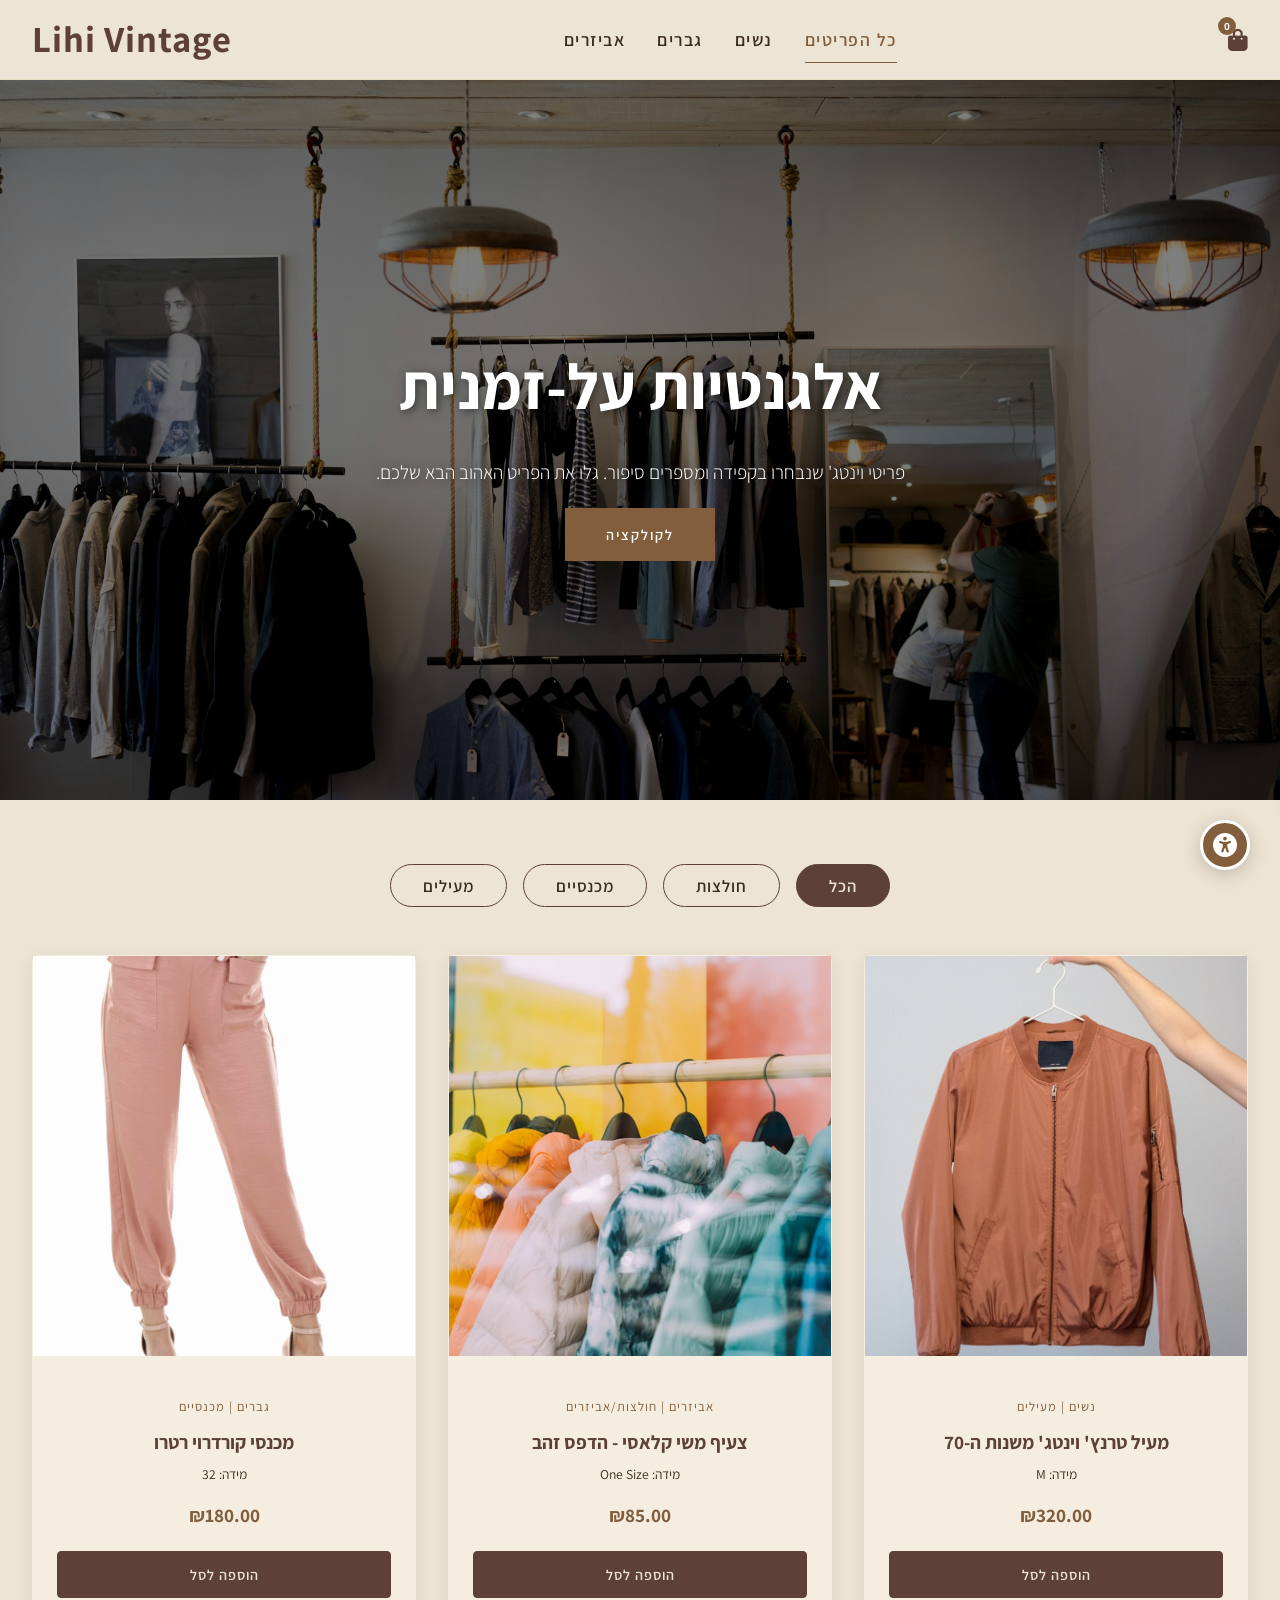
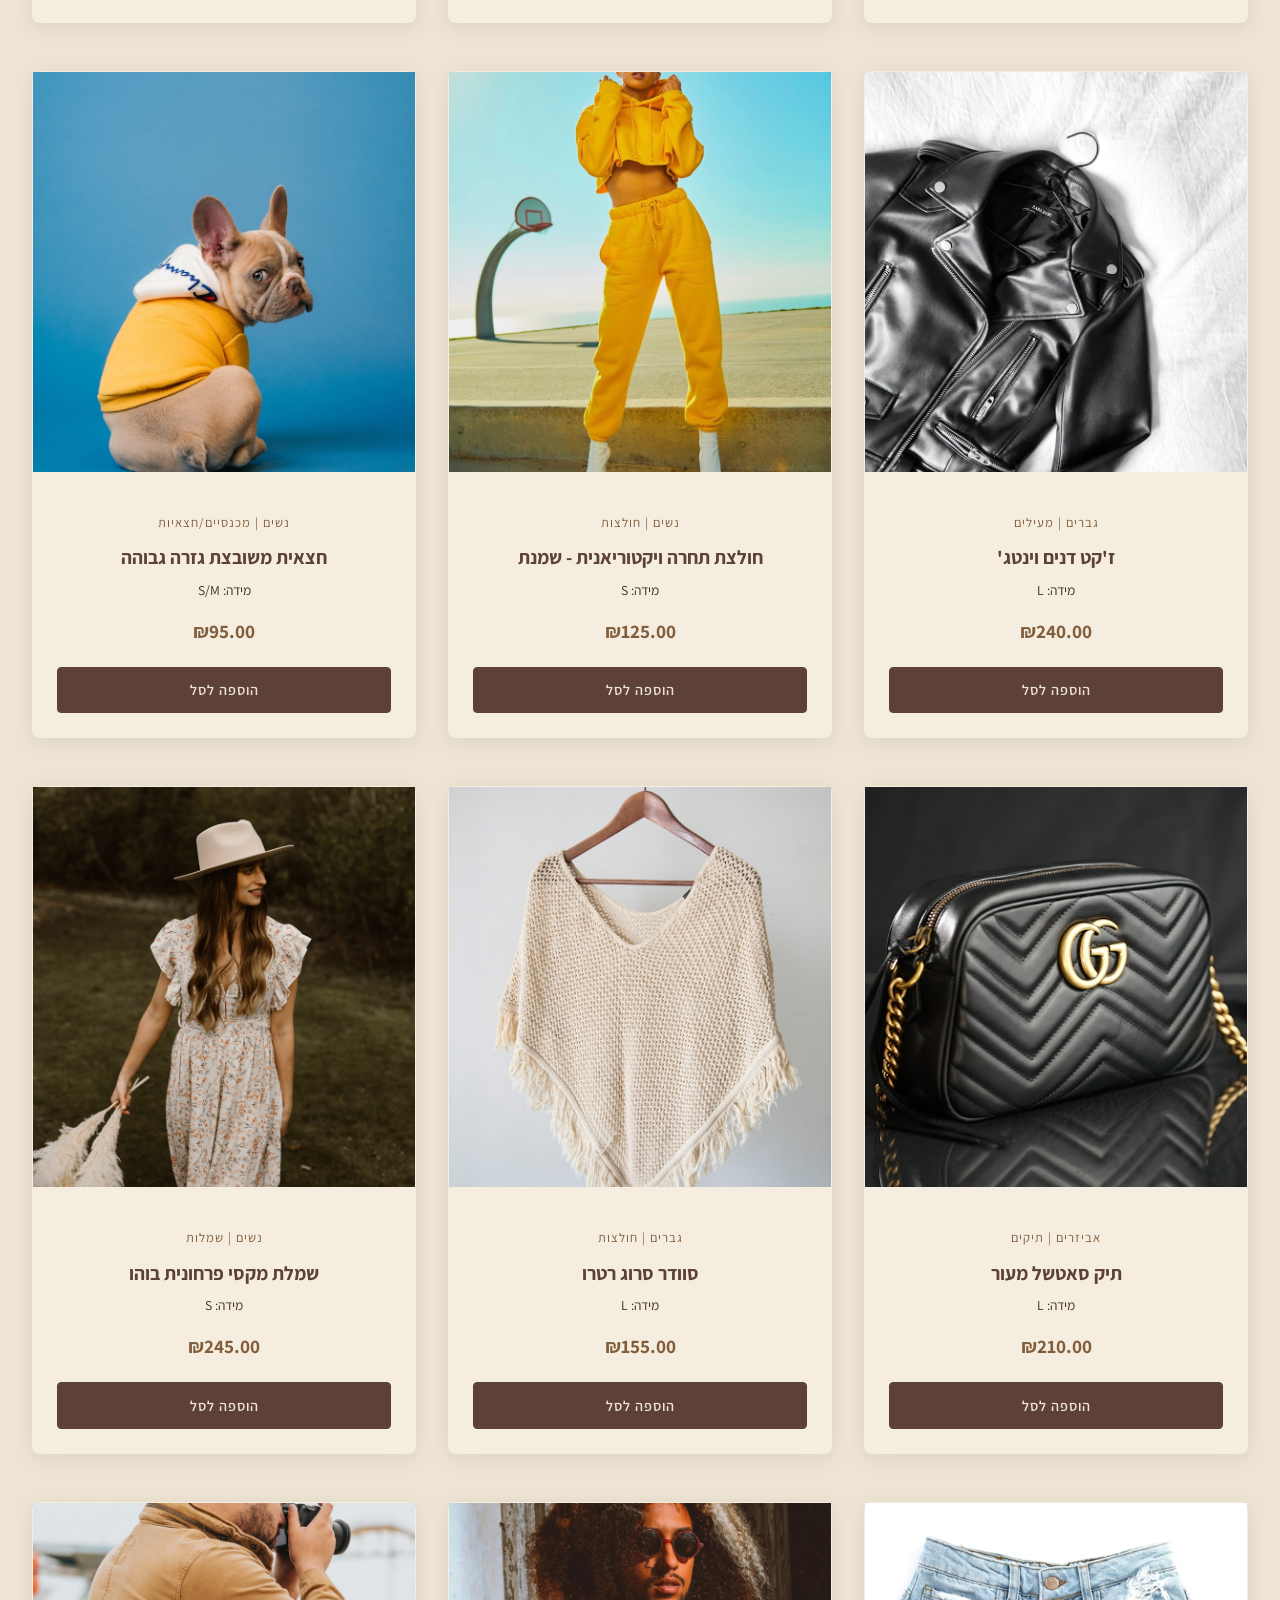
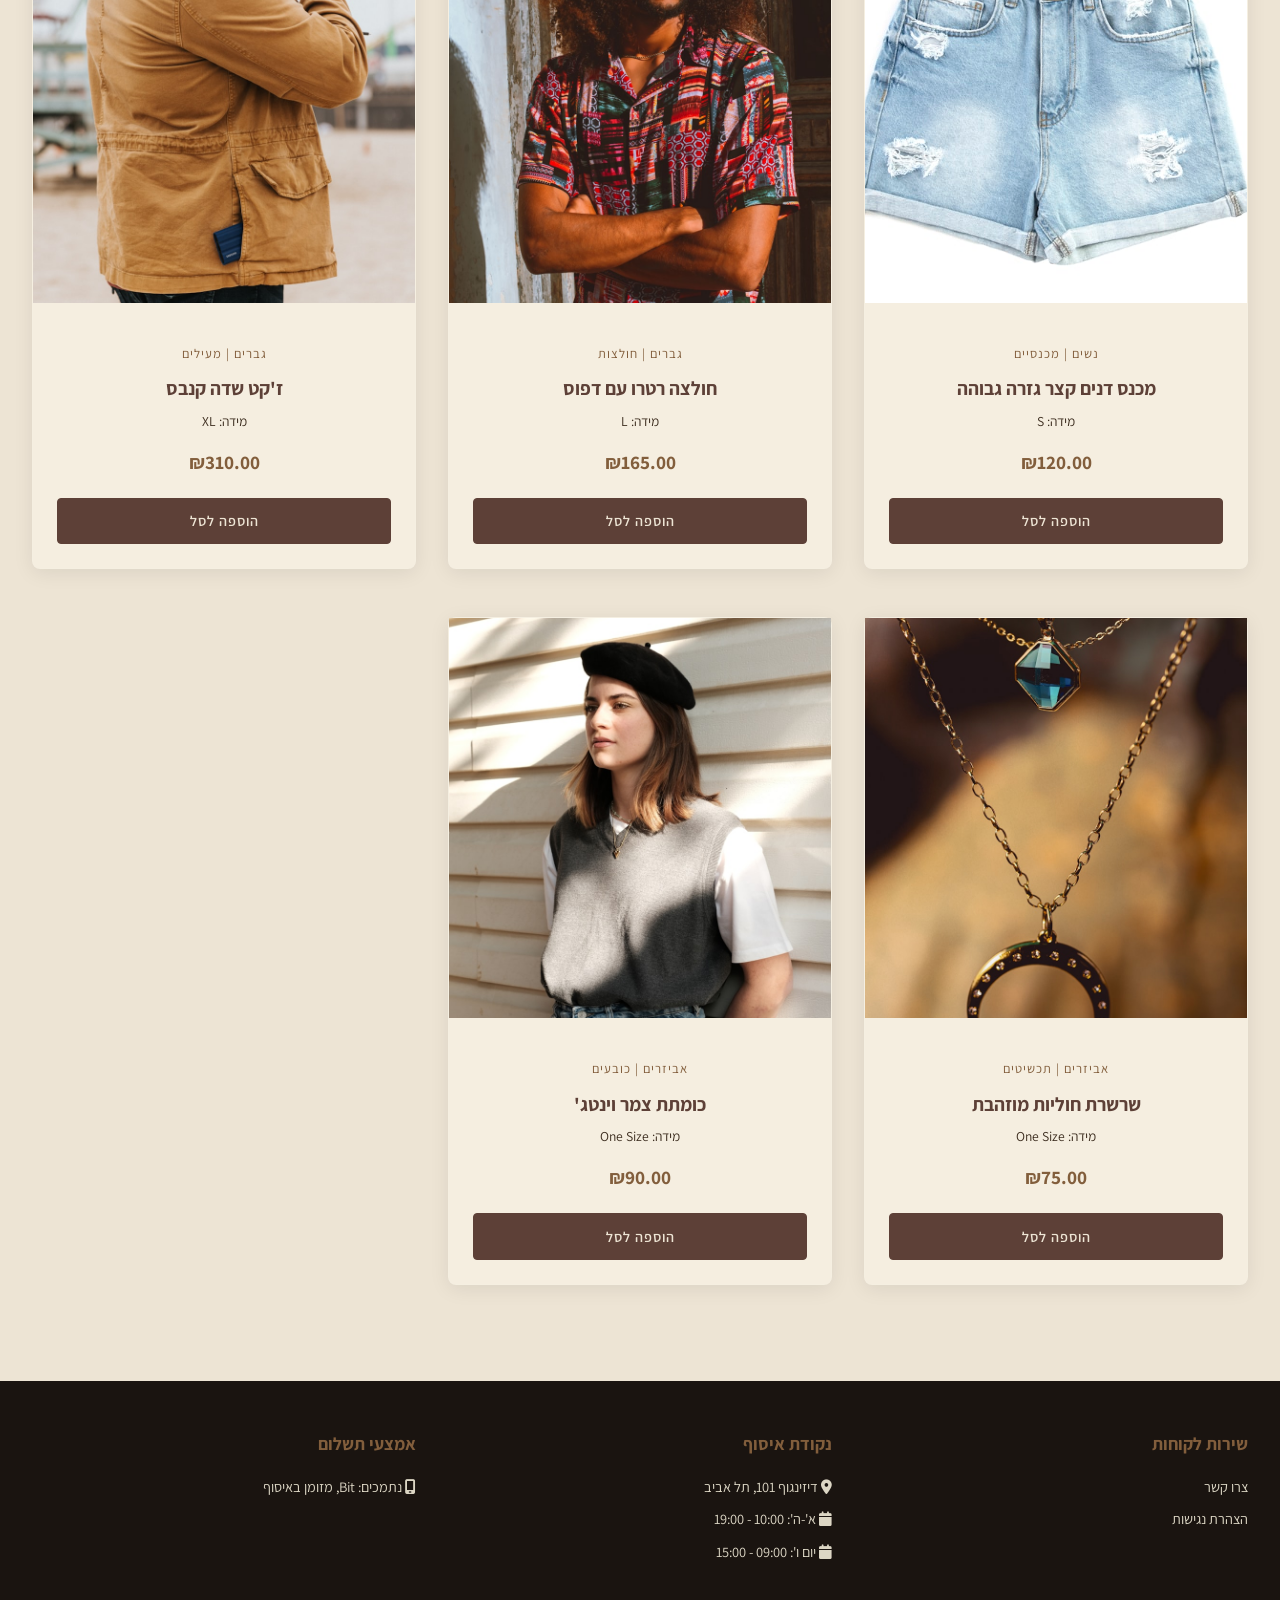
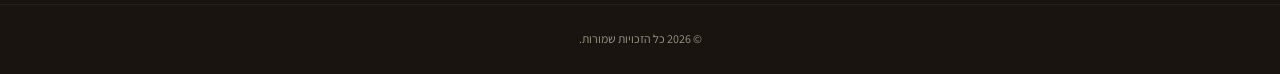
<file: index.html>
<!DOCTYPE html>
<html lang="he" dir="rtl">

<head>
    <meta charset="UTF-8">
    <meta name="viewport" content="width=device-width, initial-scale=1.0">
    <title>Lihi Vintage</title>
    <link rel="icon" type="image/png" href="favicon.png">
    <link rel="apple-touch-icon" href="favicon.png">
    <link rel="manifest" href="manifest.json">
    <meta name="theme-color" content="#825e3c">
    <meta name="description" content="גלו פריטי וינטג' ובלעדיים בליהי וינטג'. קולקציות שנבחרו בקפידה לנשים וגברים.">
    <!-- Google Fonts -->
    <link rel="preconnect" href="https://fonts.googleapis.com">
    <link rel="preconnect" href="https://fonts.gstatic.com" crossorigin>
    <link
        href="https://fonts.googleapis.com/css2?family=Assistant:wght@200;400;600;700&family=Playfair+Display:ital,wght@0,400;0,700;1,400&display=swap"
        rel="stylesheet">
    <!-- Font Awesome -->
    <link rel="stylesheet" href="https://cdnjs.cloudflare.com/ajax/libs/font-awesome/6.4.0/css/all.min.css">
    <!-- Custom Style -->
    <link rel="stylesheet" href="style.css">
</head>

<body>

    <!-- Header (Populated by JS) -->
    <header></header>

    <!-- Hero Section -->
    <section class="hero">
        <div class="hero-content">
            <h1>אלגנטיות על-זמנית</h1>
            <p>פריטי וינטג' שנבחרו בקפידה ומספרים סיפור. גלו את הפריט האהוב הבא שלכם.</p>
            <a href="#shop" class="btn-primary">לקולקציה</a>
        </div>
    </section>

    <!-- Main Content -->
    <main class="container" id="shop">

        <!-- Category Filters -->
        <div class="filters" role="group" aria-label="Product categories">
            <button class="filter-btn active" data-sub="all" aria-pressed="true">הכל</button>
            <button class="filter-btn" data-sub="tops" aria-pressed="false">חולצות</button>
            <button class="filter-btn" data-sub="bottoms" aria-pressed="false">מכנסיים</button>
            <button class="filter-btn" data-sub="outerwear" aria-pressed="false">מעילים</button>
        </div>

        <!-- Product Grid -->
        <div class="products-grid" id="productsGrid" aria-label="Products display">
            <!-- Products will be injected here by JavaScript -->
        </div>

    </main>

    <!-- Cart Drawer -->
    <div class="cart-overlay" id="cartOverlay" role="dialog" aria-modal="true" aria-labelledby="cartHeading">
        <div class="cart-drawer">
            <div class="cart-header">
                <h2 class="serif" id="cartHeading">סל הקניות שלך</h2>
                <button class="close-cart" id="closeCart" aria-label="סגירת עגלת הקניות">
                    <i class="fa-solid fa-xmark" aria-hidden="true"></i>
                </button>
            </div>

            <div class="cart-items" id="cartItems" aria-live="polite">
                <!-- Cart items will be injected here -->
                <p style="text-align: center; color: var(--text-muted); margin-top: 2rem;">הסל שלכם ריק.</p>
            </div>

            <div class="cart-footer">
                <div class="cart-total">
                    <span>סה"כ</span>
                    <span id="cartTotal">₪0.00</span>
                </div>
                <button class="btn-checkout" id="checkoutBtn">המשך לפרטי הזמנה</button>
            </div>
        </div>
    </div>

    <!-- Checkout Modal -->
    <div class="modal-overlay" id="checkoutModal" role="dialog" aria-modal="true" aria-labelledby="checkoutHeading">
        <div class="modal">
            <div class="modal-header">
                <button class="close-cart" id="closeModal" aria-label="סגירת פרטי הזמנה">
                    <i class="fa-solid fa-xmark" aria-hidden="true"></i>
                </button>
                <h2 class="serif" id="checkoutHeading">פרטי הזמנה</h2>
            </div>

            <form id="checkoutForm">
                <div class="modal-body">
                    <div class="payment-info">
                        <i class="fa-solid fa-info-circle"></i>
                        שימו לב: התשלום מתבצע באמצעות אפליקציית <strong>Bit</strong>. אנו ניצור עמכם קשר עם הנחיות
                        מדויקות לאחר סיום הרכישה.
                    </div>
                    <div class="form-group">
                        <label for="fullName">שם מלא</label>
                        <input type="text" id="fullName" required placeholder="הזינו את שמכם המלא">
                    </div>
                    <div class="form-group">
                        <label for="phone">מספר טלפון</label>
                        <input type="tel" id="phone" required placeholder="למשל: 052-1234567">
                    </div>
                    <div class="form-group">
                        <label for="orderNotes">הערות להזמנה (אופציונלי)</label>
                        <textarea id="orderNotes" rows="2" placeholder="בקשות מיוחדות, אריזת מתנה וכו'"></textarea>
                    </div>
                </div>
                <div class="modal-footer">
                    <button type="submit" class="btn btn-primary" style="width: 100%;">שליחת בקשת רכישה
                        בוואטסאפ</button>
                </div>
            </form>
        </div>
    </div>

    <!-- Footer (Populated by JS) -->
    <footer></footer>

    <!-- Mobile Nav Overlay (Populated by JS) -->
    <div class="mobile-nav-overlay" id="mobileNavOverlay"></div>

    <!-- Scripts -->
    <script src="shared-components.js"></script>
    <script src="products.js"></script>
    <script src="script.js"></script>
    <script src="accessibility-bar.js"></script>
</body>

</html>
</file>
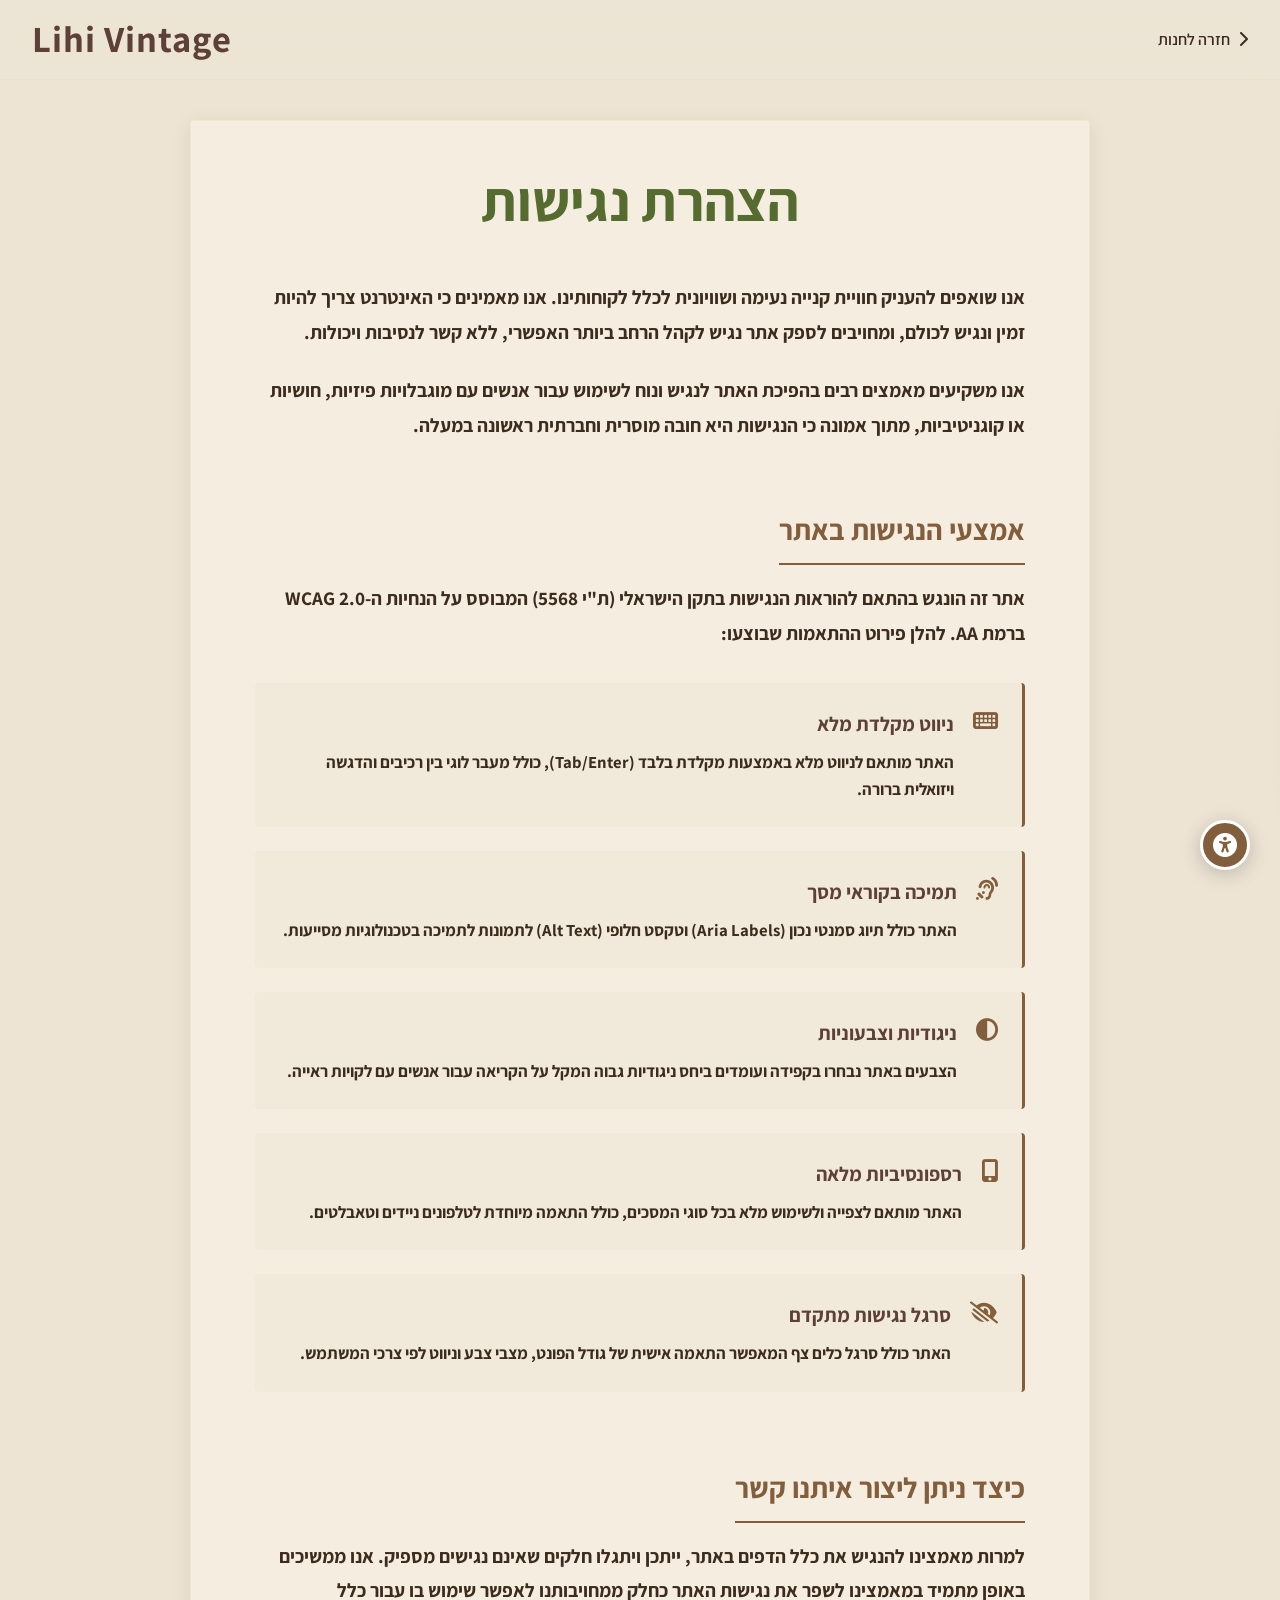
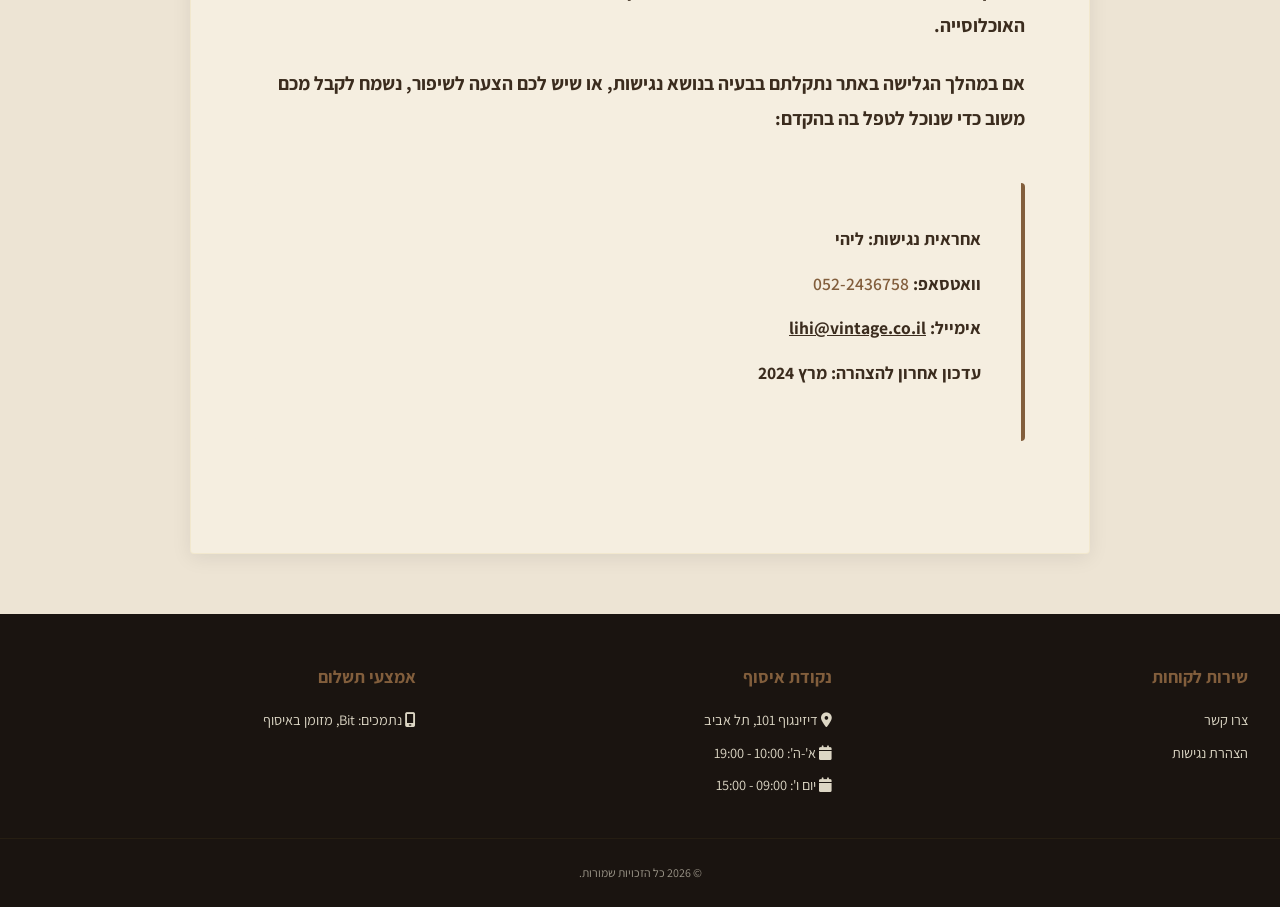
<file: accessibility.html>
<!DOCTYPE html>
<html lang="he" dir="rtl">

<head>
    <meta charset="UTF-8">
    <meta name="viewport" content="width=device-width, initial-scale=1.0">
    <title>Lihi Vintage</title>
    <link rel="icon" type="image/png" href="favicon.png">
    <link rel="apple-touch-icon" href="favicon.png">
    <link rel="manifest" href="manifest.json">
    <meta name="theme-color" content="#825e3c">
    <!-- Google Fonts -->
    <link rel="preconnect" href="https://fonts.googleapis.com">
    <link rel="preconnect" href="https://fonts.gstatic.com" crossorigin>
    <link
        href="https://fonts.googleapis.com/css2?family=Assistant:wght@200;400;600;700&family=Playfair+Display:ital,wght@0,400;0,700;1,400&display=swap"
        rel="stylesheet">
    <!-- Font Awesome -->
    <link rel="stylesheet" href="https://cdnjs.cloudflare.com/ajax/libs/font-awesome/6.4.0/css/all.min.css">
    <!-- Style -->
    <link rel="stylesheet" href="style.css">
    <style>
        .page-content {
            padding: 40px 0 60px;
            min-height: 50vh;
        }

        .statement-container {
            max-width: 900px;
            margin: 0 auto;
            background-color: var(--card-bg);
            /* Subtle lift from background */
            padding: 2rem 4rem 4rem;
            border-radius: var(--border-radius);
            box-shadow: var(--shadow);
            border: 1px solid var(--footer-border);
            /* Subtle border for structure */
        }

        .statement-container h1 {
            font-size: 3.5rem;
            margin: 0 0 2rem 0;
            color: var(--secondary-color);
            /* Premium Vintage Green */
            text-align: center;
        }

        .statement-container h2 {
            font-size: 1.8rem;
            margin: 2.5rem 0 1rem;
            color: var(--accent-color);
            border-bottom: 2px solid var(--accent-color);
            padding-bottom: 0.5rem;
            display: inline-block;
        }

        .statement-container p {
            margin-bottom: 1.5rem;
            line-height: 1.8;
            font-size: 1.2rem;
            color: var(--text-color);
        }

        .statement-container ul {
            margin: 2rem 0;
            padding: 0;
            list-style: none;
        }

        .statement-container li {
            position: relative;
            padding: 1.5rem;
            margin-bottom: 1.5rem;
            background: rgba(var(--accent-color-rgb, 130, 94, 60), 0.03);
            border-right: 3px solid var(--accent-color);
            border-radius: 4px;
            display: flex;
            align-items: flex-start;
            gap: 1.2rem;
            transition: var(--transition);
        }

        .statement-container li:hover {
            background: rgba(var(--accent-color-rgb, 130, 94, 60), 0.08);
            transform: translateX(-5px);
        }

        .statement-container li i {
            font-size: 1.4rem;
            color: var(--accent-color);
            margin-top: 0.2rem;
        }

        .statement-container li strong {
            display: block;
            margin-bottom: 0.5rem;
            color: var(--primary-color);
            font-size: 1.25rem;
        }

        .statement-container li span {
            font-size: 1.05rem;
            color: var(--text-color);
            line-height: 1.5;
        }

        .back-home-link {
            display: inline-block;
            margin: 4rem auto 0;
            padding: 1rem 3rem;
            text-decoration: none;
            border: 1px solid var(--accent-color);
            border-radius: 4px;
            font-weight: 700;
            text-transform: uppercase;
            letter-spacing: 1.5px;
            transition: var(--transition);
        }

        .back-home-link:hover {
            background-color: var(--accent-color);
            color: var(--white);
            transform: translateY(-2px);
        }

        .contact-box {
            background-color: var(--card-bg);
            padding: 2.5rem;
            border-right: 4px solid var(--accent-color);
            margin: 3rem 0;
            border-radius: var(--border-radius);
        }

        .contact-box p {
            margin-bottom: 0.8rem;
            font-size: 1.1rem;
        }

        @media (max-width: 600px) {
            .statement-container {
                padding: 1rem 1.2rem 2.5rem;
            }

            .statement-container h1 {
                font-size: 2.2rem;
                margin-bottom: 1.5rem;
            }

            .page-content {
                padding: 20px 0 40px;
            }
        }
    </style>
</head>

<body>
    <!-- Header (Populated by JS) -->
    <header></header>

    <main class="page-content container">
        <article class="statement-container serif">
            <h1>הצהרת נגישות</h1>
            <p>אנו שואפים להעניק חוויית קנייה נעימה ושוויונית לכלל לקוחותינו. אנו מאמינים כי האינטרנט צריך להיות זמין
                ונגיש לכולם, ומחויבים לספק אתר נגיש לקהל הרחב ביותר האפשרי, ללא קשר לנסיבות ויכולות.</p>

            <p>אנו משקיעים מאמצים רבים בהפיכת האתר לנגיש ונוח לשימוש עבור אנשים עם מוגבלויות פיזיות, חושיות או
                קוגניטיביות, מתוך אמונה כי הנגישות היא חובה מוסרית וחברתית ראשונה במעלה.</p>

            <h2>אמצעי הנגישות באתר</h2>
            <p>אתר זה הונגש בהתאם להוראות הנגישות בתקן הישראלי (ת"י 5568) המבוסס על הנחיות ה-WCAG 2.0 ברמת AA. להלן
                פירוט ההתאמות שבוצעו:</p>
            <ul>
                <li>
                    <i class="fa-solid fa-keyboard"></i>
                    <div>
                        <strong>ניווט מקלדת מלא</strong>
                        <span>האתר מותאם לניווט מלא באמצעות מקלדת בלבד (Tab/Enter), כולל מעבר לוגי בין רכיבים והדגשה
                            ויזואלית ברורה.</span>
                    </div>
                </li>
                <li>
                    <i class="fa-solid fa-ear-listen"></i>
                    <div>
                        <strong>תמיכה בקוראי מסך</strong>
                        <span>האתר כולל תיוג סמנטי נכון (Aria Labels) וטקסט חלופי (Alt Text) לתמונות לתמיכה בטכנולוגיות
                            מסייעות.</span>
                    </div>
                </li>
                <li>
                    <i class="fa-solid fa-circle-half-stroke"></i>
                    <div>
                        <strong>ניגודיות וצבעוניות</strong>
                        <span>הצבעים באתר נבחרו בקפידה ועומדים ביחס ניגודיות גבוה המקל על הקריאה עבור אנשים עם לקויות
                            ראייה.</span>
                    </div>
                </li>
                <li>
                    <i class="fa-solid fa-mobile-screen-button"></i>
                    <div>
                        <strong>רספונסיביות מלאה</strong>
                        <span>האתר מותאם לצפייה ולשימוש מלא בכל סוגי המסכים, כולל התאמה מיוחדת לטלפונים ניידים
                            וטאבלטים.</span>
                    </div>
                </li>
                <li>
                    <i class="fa-solid fa-eye-low-vision"></i>
                    <div>
                        <strong>סרגל נגישות מתקדם</strong>
                        <span>האתר כולל סרגל כלים צף המאפשר התאמה אישית של גודל הפונט, מצבי צבע וניווט לפי צרכי
                            המשתמש.</span>
                    </div>
                </li>
            </ul>

            <h2>כיצד ניתן ליצור איתנו קשר</h2>
            <p>למרות מאמצינו להנגיש את כלל הדפים באתר, ייתכן ויתגלו חלקים שאינם נגישים מספיק. אנו ממשיכים באופן מתמיד
                במאמצינו לשפר את נגישות האתר כחלק ממחויבותנו לאפשר שימוש בו עבור כלל האוכלוסייה.</p>
            <p>אם במהלך הגלישה באתר נתקלתם בבעיה בנושא נגישות, או שיש לכם הצעה לשיפור, נשמח לקבל מכם משוב כדי שנוכל לטפל
                בה בהקדם:</p>

            <div class="contact-box serif">
                <p><strong>אחראית נגישות:</strong> ליהי</p>
                <p><strong>וואטסאפ:</strong> <a href="https://wa.me/972522436758"
                        style="color: var(--accent-color); font-weight: 600;">052-2436758</a></p>
                <p><strong>אימייל:</strong> <a href="mailto:lihi@vintage.co.il"
                        style="color: inherit; text-decoration: underline;">lihi@vintage.co.il</a></p>
                <p><strong>עדכון אחרון להצהרה:</strong> מרץ 2024</p>
            </div>

        </article>
    </main>

    <!-- Footer (Populated by JS) -->
    <footer></footer>

    <!-- Mobile Nav Overlay (Populated by JS) -->
    <div class="mobile-nav-overlay" id="mobileNavOverlay"></div>
    <script src="shared-components.js"></script>
    <script src="accessibility-bar.js"></script>
</body>

</html>
</file>
<file: style.css>
:root {
    /* Light Theme Colors (Relaxed Boutique Feel) */
    --primary-color: #5d4037;
    --primary-light: #8d6e63;
    --secondary-color: #556b2f;
    --accent-color: #825e3c;
    --bg-color: #ede4d4;        /* Warm Linen/Sand */
    --card-bg: #f5eee0;         /* Soft Off-White Surface */
    --text-color: #3b2c1e;      /* Deep Brown (Softer than black) */
    --white: #ffffff;
    --header-bg: rgba(237, 228, 212, 0.95);
    --footer-bg: #1a1410;
    --footer-text: #f1ebd8;
    --footer-border: rgba(212, 175, 55, 0.1);
    
    /* Global Settings */
    
    /* Global Settings */
    --transition: all 0.3s cubic-bezier(0.4, 0, 0.2, 1);
    --shadow: 0 4px 20px rgba(0, 0, 0, 0.08);
    --border-radius: 4px;
    --header-height: 80px;
}

[data-theme="dark"] {
    --primary-color: #f1ebd8;   /* Warm Ivory for text */
    --accent-color: #d4af37;    /* Metallic Gold */
    --bg-color: #1a1410;        /* Deep Coffee */
    --card-bg: #211b15;         /* Lighter Coffee Surface */
    --text-color: #f1ebd8;      /* Warm Ivory for text */
    --white: #ffffff;           /* Pure white for strict cases */
    --header-bg: rgba(26, 20, 16, 0.95);
    --footer-bg: #120e0a;
    --footer-text: #f1ebd8;
    --footer-border: rgba(212, 175, 55, 0.1);
    --shadow: 0 10px 40px rgba(0, 0, 0, 0.6);
}

/* Global fixes for Dark Mode Contrast - Force dark text on light/gold buttons */
[data-theme="dark"] .btn-primary,
[data-theme="dark"] .filter-btn.active,
[data-theme="dark"] .cart-badge,
[data-theme="dark"] .add-to-cart-btn:not(.in-cart),
[data-theme="dark"] .mobile-links a.active {
    color: #1a1410 !important;
    font-weight: 700;
}

[data-theme="dark"] .add-to-cart-btn.in-cart {
    background-color: var(--secondary-color);
    color: #fff !important;
}

* {
    margin: 0;
    padding: 0;
    box-sizing: border-box;
}

body {
    font-family: 'Assistant', sans-serif;
    background-color: var(--bg-color);
    color: var(--text-color);
    line-height: 1.7;
    overflow-x: hidden;
}

h1, h2, h3, h4, .serif {
    font-family: 'Assistant', sans-serif;
    font-weight: 700;
    letter-spacing: normal;
}

a {
    text-decoration: none;
    color: inherit;
    transition: var(--transition);
}

ul {
    list-style: none;
}

button {
    cursor: pointer;
    border: none;
    outline: none;
    background: none;
    font-family: inherit;
    transition: var(--transition);
}

button:focus-visible, a:focus-visible {
    outline: 2px solid var(--accent-color);
    outline-offset: 4px;
}

.container {
    max-width: 1400px;
    margin: 0 auto;
    padding: 0 2rem;
}

/* Header & Navigation */
header {
    height: var(--header-height);
    background-color: var(--header-bg);
    backdrop-filter: blur(15px); /* Increased blur for more glassmorphism feel */
    display: flex;
    align-items: center;
    position: sticky;
    top: 0;
    z-index: 1000;
    border-bottom: 1px solid var(--footer-border);
}

.header-content {
    display: flex;
    justify-content: space-between;
    align-items: center;
    width: 100%;
}

.logo {
    font-size: 2.3rem;
    letter-spacing: 1px;
    color: var(--primary-color);
    font-weight: 700;
    font-family: 'Assistant', sans-serif;
    white-space: nowrap;
}

.nav-links {
    display: flex;
    gap: 2rem;
}

.nav-links a {
    font-size: 1.1rem;
    font-weight: 600;
    text-transform: uppercase;
    letter-spacing: 1.5px;
    position: relative;
    padding: 0.2rem 0;
}

.nav-links a:hover,
.nav-links a.active {
    color: var(--accent-color);
}

.nav-links a::after {
    content: '';
    position: absolute;
    bottom: -5px;
    left: 0;
    width: 0;
    height: 1px;
    background-color: var(--accent-color);
    transition: var(--transition);
}

.nav-links a:hover::after,
.nav-links a.active::after {
    width: 100%;
}

.header-actions {
    display: flex;
    align-items: center;
    gap: 1.2rem;
}

.theme-toggle {
    background: none;
    border: none;
    cursor: pointer;
    font-size: 1.2rem;
    color: var(--primary-color);
    display: flex;
    align-items: center;
    justify-content: center;
}

.cart-icon {
    position: relative;
    font-size: 1.4rem;
    color: var(--primary-color);
}

.cart-badge {
    position: absolute;
    top: -8px;
    left: -10px; /* Changed from right for RTL */
    background-color: var(--accent-color);
    color: var(--white);
    font-size: 0.7rem;
    width: 18px;
    height: 18px;
    border-radius: 50%;
    display: flex;
    align-items: center;
    justify-content: center;
    font-weight: bold;
}

.menu-trigger {
    display: none;
    font-size: 1.5rem;
    color: var(--primary-color);
}

/* Hero Section */
.hero {
    height: 80vh;
    background: linear-gradient(rgba(0,0,0,0.5), rgba(0,0,0,0.5)), url('images/hero-bg.jpg');
    background-size: cover;
    background-position: center;
    display: flex;
    align-items: center;
    justify-content: center;
    text-align: center;
    color: var(--white); /* This uses white in light mode, but becomes dark in dark mode according to previous step! I should use a fixed light color or a specific variable that is always light. */
    margin-bottom: 4rem;
}

[data-theme="dark"] .hero {
    color: #fdfbf7; /* Force light parchment in dark mode */
}

.hero-content {
    max-width: 800px;
    padding: 0 2rem;
    margin: 0 auto;
}

.hero-content h1 {
    font-size: 4rem;
    margin-bottom: 1rem;
    text-shadow: 2px 2px 10px rgba(0,0,0,0.5);
    color: inherit;
}

.hero-content p {
    font-size: 1.2rem;
    max-width: 600px;
    margin: 0 auto 2rem;
    font-weight: 300;
    text-shadow: 2px 2px 10px rgba(0,0,0,0.5);
}

.btn-primary {
    background-color: var(--accent-color);
    color: #fff;
    padding: 1rem 2.5rem;
    text-transform: uppercase;
    letter-spacing: 2px;
    font-size: 0.9rem;
    font-weight: 600;
    border: 1px solid var(--accent-color);
    cursor: pointer;
    transition: var(--transition);
}

.btn-primary:hover {
    background-color: transparent;
    color: var(--accent-color);
}

[data-theme="dark"] .btn-primary {
    color: var(--bg-color) !important; /* Dark text on gold background */
}

[data-theme="dark"] .btn-primary:hover {
    color: var(--accent-color) !important;
}

.btn-outline {
    background-color: transparent;
    border: 1px solid var(--primary-color);
    color: var(--primary-color);
    padding: 0.8rem 2rem;
    text-transform: uppercase;
    letter-spacing: 1px;
    font-size: 0.85rem;
    font-weight: 600;
    cursor: pointer;
    transition: var(--transition);
    border-radius: 4px;
}

.btn-outline:hover {
    background-color: var(--primary-color);
    color: var(--white);
}

[data-theme="dark"] .btn-outline {
    border-color: var(--accent-color);
    color: var(--accent-color);
}

[data-theme="dark"] .btn-outline:hover {
    background-color: var(--accent-color);
    color: var(--bg-color);
}
.filters {
    margin-bottom: 3rem;
    display: flex;
    justify-content: center;
    gap: 1rem;
    flex-wrap: wrap;
}

.filter-btn {
    padding: 0.6rem 2rem;
    border: 1px solid var(--primary-color);
    border-radius: 30px;
    font-size: 1.05rem;
    font-weight: 600;
    color: var(--text-color);
    background-color: transparent;
    letter-spacing: 1px;
    cursor: pointer;
    transition: var(--transition);
}

.filter-btn.active {
    background-color: var(--primary-color);
    color: var(--bg-color); /* Contrast text */
    border-color: var(--primary-color);
}

/* Product Grid */
.products-grid {
    display: grid;
    grid-template-columns: repeat(auto-fill, minmax(300px, 1fr));
    gap: 3rem 2rem;
    margin-bottom: 6rem;
}

.product-card {
    background-color: var(--card-bg);
    transition: var(--transition);
    box-shadow: var(--shadow);
    border: 1px solid rgba(255, 255, 255, 0.03);
    border-radius: 8px; /* Slightly more rounded */
}

[data-theme="dark"] .product-card {
    border-color: rgba(212, 175, 55, 0.08); /* Sophisticated gold stitch effect */
}

.product-image {
    position: relative;
    height: 400px;
    overflow: hidden;
    margin-bottom: 1rem;
}

.product-image img {
    width: 100%;
    height: 100%;
    object-fit: cover;
    transition: transform 0.6s ease;
}

.product-card:hover .product-image img {
    transform: scale(1.05);
}

.product-info {
    text-align: center;
    padding: 1.5rem;
}

.product-category {
    font-size: 0.8rem;
    text-transform: uppercase;
    color: var(--accent-color);
    margin-bottom: 0.5rem;
    letter-spacing: 1px;
}

.product-title {
    font-size: 1.2rem;
    margin-bottom: 0.3rem;
    color: var(--primary-color);
}

.product-size {
    font-size: 0.85rem;
    color: var(--text-muted);
    margin-bottom: 0.8rem;
}

.product-price {
    font-size: 1.2rem;
    font-weight: 700;
    color: var(--accent-color);
    margin-bottom: 1.2rem;
}

.add-to-cart-btn {
    width: 100%;
    padding: 0.8rem;
    background-color: var(--primary-color);
    color: var(--bg-color);
    border: 1px solid var(--primary-color);
    border-radius: 4px;
    font-weight: 600;
    font-size: 0.9rem;
    transition: var(--transition);
    cursor: pointer;
    text-transform: uppercase;
    letter-spacing: 1px;
}

.add-to-cart-btn.in-cart {
    background-color: var(--secondary-color);
    border-color: var(--secondary-color);
    color: #fff;
}

.add-to-cart-btn.in-cart:hover {
    background-color: var(--accent-color);
    border-color: var(--accent-color);
    opacity: 0.9;
}

/* Cart Drawer */
.cart-overlay {
    position: fixed;
    top: 0;
    right: 0;
    width: 100%;
    height: 100%;
    background-color: rgba(26, 20, 16, 0.7);
    z-index: 2000;
    opacity: 0;
    visibility: hidden;
    transition: var(--transition);
}

.cart-overlay.open {
    opacity: 1;
    visibility: visible;
}

.cart-drawer {
    position: fixed;
    top: 0;
    right: -450px; /* Slide from right */
    width: 450px;
    max-width: 100%;
    height: 100%;
    background-color: var(--bg-color);
    color: var(--text-color);
    z-index: 2001;
    padding: 2rem;
    display: flex;
    flex-direction: column;
    transition: 0.5s ease-in-out;
    box-shadow: -5px 0 30px rgba(0,0,0,0.1); /* Shadow on the left */
}

.cart-overlay.open .cart-drawer {
    right: 0;
}

.cart-header,
.mobile-nav-header {
    display: flex;
    justify-content: space-between;
    align-items: center;
    margin-bottom: 2rem;
    border-bottom: 1px solid rgba(0, 0, 0, 0.05);
    padding-bottom: 1rem;
}


[data-theme="dark"] .cart-header,
[data-theme="dark"] .cart-footer {
    border-color: rgba(255, 255, 255, 0.05);
}

.close-cart {
    background: none;
    border: none;
    font-size: 1.5rem;
    color: var(--primary-color);
    cursor: pointer;
    padding: 0.5rem;
    display: flex;
    align-items: center;
    justify-content: center;
    transition: var(--transition);
}

.close-cart:hover,
.close-mobile-nav:hover {
    color: var(--accent-color);
}

.cart-items {
    flex: 1;
    overflow-y: auto;
    padding-left: 1rem; /* Space for scrollbar */
    padding-right: 0.5rem;
}

.cart-item {
    display: grid;
    grid-template-columns: 80px 1fr auto;
    gap: 1rem;
    margin-bottom: 1.5rem;
    align-items: center;
    text-align: right;
}

.cart-item img {
    width: 80px;
    height: 100px;
    object-fit: cover;
}

.cart-item-info h4 {
    font-size: 0.95rem;
    margin-bottom: 0.2rem;
    color: var(--primary-color);
}

.cart-item-size {
    font-size: 0.85rem;
    color: var(--text-muted);
    margin-bottom: 0.2rem;
}

.cart-item-price {
    font-size: 0.9rem;
    color: var(--accent-color); /* Bronze/Gold for price visibility */
}

.remove-item {
    color: #ff5252;
    font-size: 1.1rem;
    cursor: pointer;
    background: none;
    border: none;
    padding: 10px; /* Increased touch target for accessibility */
    margin-left: 15px; /* Separate from scrollbar on left in RTL */
    display: flex;
    align-items: center;
    justify-content: center;
    transition: var(--transition);
    border-radius: 50%;
}

.remove-item:hover {
    background-color: rgba(255, 82, 82, 0.1);
    transform: scale(1.1);
}

.cart-footer {
    border-top: 1px solid rgba(0, 0, 0, 0.05);
    padding-top: 2rem;
}

.cart-total {
    display: flex;
    justify-content: space-between;
    font-size: 1.2rem;
    font-weight: 700;
    margin-bottom: 1.5rem;
}

.btn-checkout {
    display: block;
    width: 100%;
    background-color: var(--primary-color);
    color: var(--bg-color); /* Correctly use contrast */
    padding: 1.2rem;
    text-align: center;
    font-weight: 700;
    text-transform: uppercase;
    letter-spacing: 1.5px;
    cursor: pointer;
    transition: var(--transition);
}

.btn-checkout:hover {
    background-color: var(--accent-color);
    color: #fff;
}

[data-theme="dark"] .btn-checkout {
    background-color: var(--accent-color);
    color: #1a1410 !important; /* Force dark text on gold button in dark mode */
}

[data-theme="dark"] .btn-checkout:hover {
    background-color: #f1ebd8;
}

/* Modal */
.modal-overlay {
    position: fixed;
    top: 0;
    left: 0;
    width: 100%;
    height: 100%;
    background-color: rgba(0,0,0,0.8);
    z-index: 5000;
    display: none;
    align-items: center;
    justify-content: center;
    padding: 1rem;
}

.modal {
    background-color: var(--card-bg);
    width: 100%;
    max-width: 500px;
    padding: 0;
    position: relative;
    border-radius: var(--border-radius);
    text-align: right;
    box-shadow: 0 10px 50px rgba(0,0,0,0.3);
    display: flex;
    flex-direction: column;
    max-height: 85vh;
}

.modal-header {
    padding: 1.5rem 2rem;
    border-bottom: 1px solid rgba(212, 175, 55, 0.1);
    flex-shrink: 0;
    position: relative;
}

.modal-header h2 {
    margin: 0;
    text-align: center;
    color: var(--primary-color);
    font-size: 1.5rem;
}

.modal-body {
    padding: 2rem;
    overflow-y: auto;
    flex: 1;
}

.modal-footer {
    padding: 1.5rem 2rem;
    border-top: 1px solid rgba(212, 175, 55, 0.1);
    flex-shrink: 0;
}

#checkoutForm {
    display: flex;
    flex-direction: column;
    flex: 1;
    overflow: hidden; /* Form doesn't scroll, its body does */
}

.modal-header .close-cart {
    position: absolute;
    left: 1.5rem;
    top: 50%;
    transform: translateY(-50%);
    background: none;
    border: none;
    padding: 0;
    cursor: pointer;
}

.form-group {
    margin-bottom: 1.2rem;
}

.form-group label {
    display: block;
    margin-bottom: 0.5rem;
    font-size: 0.9rem;
    color: var(--text-color);
}

.form-group input, 
.form-group textarea {
    width: 100%;
    padding: 0.8rem;
    border: 1px solid var(--primary-light);
    background-color: var(--bg-color);
    color: var(--text-color);
    border-radius: var(--border-radius);
    text-align: right;
    font-family: inherit;
    font-size: 1rem;
}

.payment-info {
    background-color: var(--bg-color);
    padding: 1rem;
    margin-bottom: 1.5rem;
    border-radius: var(--border-radius);
    font-size: 0.9rem;
    border: 1px dashed var(--accent-color);
    color: var(--text-color);
}

.payment-info strong {
    color: var(--accent-color);
}

/* Dark Mode Modal Tuning */
[data-theme="dark"] .form-group input,
[data-theme="dark"] .form-group textarea {
    border-color: rgba(212, 175, 55, 0.2);
    background-color: rgba(26, 20, 16, 0.5);
}

[data-theme="dark"] .payment-info {
    background-color: rgba(212, 175, 55, 0.05);
}

/* Footer */
footer {
    background-color: var(--footer-bg);
    color: var(--footer-text);
    padding: 3rem 0 1.5rem;
}

.footer-content {
    display: grid;
    grid-template-columns: repeat(auto-fit, minmax(200px, 1fr));
    gap: 2rem;
    margin-bottom: 2rem;
}

.footer-section h3 {
    font-size: 1.1rem;
    margin-bottom: 1rem;
    color: var(--accent-color);
}

.footer-section p, .footer-links li {
    font-size: 0.9rem;
    margin-bottom: 0.5rem;
    opacity: 0.9;
}

.footer-section p.footer-info-text {
    font-size: 1.25rem;
    font-weight: 700;
    color: var(--accent-color);
}

.footer-bottom {
    border-top: 1px solid var(--footer-border);
    padding-top: 1.5rem;
    text-align: center;
    font-size: 0.75rem;
    color: var(--footer-text);
    opacity: 0.6;
}

@media (max-width: 768px) {
    footer {
        padding: 2.5rem 0 1.5rem;
        text-align: center;
    }
    .footer-content {
        grid-template-columns: 1fr 1fr;
        gap: 2rem 1rem;
    }
    .footer-section:first-child {
        grid-column: span 2;
        margin-bottom: 1rem;
    }
    .footer-section i {
        display: block;
        margin-bottom: 0.3rem;
    }
}

/* Mobile Nav Overlay Style */
.drawer-open {
    overflow: hidden !important;
}

.cart-overlay {
    position: fixed;
    top: 0;
    left: 0;
    width: 100%;
    height: 100%;
    background-color: rgba(26, 20, 16, 0.7) !important;
    z-index: 5000;
    opacity: 0;
    visibility: hidden;
    transition: var(--transition);
}

.cart-overlay.open {
    opacity: 1;
    visibility: visible;
}

.mobile-nav-overlay {
    position: fixed;
    top: 0;
    right: 0;
    width: 100%;
    height: 100%;
    background-color: rgba(26, 20, 16, 0.7);
    backdrop-filter: none;
    z-index: 4000;
    opacity: 0;
    visibility: hidden;
    transition: var(--transition);
}

.mobile-nav-overlay.open {
    opacity: 1;
    visibility: visible;
}

.mobile-nav-content {
    position: fixed;
    top: 0;
    right: -280px; /* Slide from right */
    width: 280px;
    max-width: 80%;
    height: 100%;
    background-color: var(--bg-color);
    z-index: 4001;
    padding: 1.5rem 1.2rem;
    display: flex;
    flex-direction: column;
    align-items: stretch; /* Change from center to stretch */
    transition: 0.4s cubic-bezier(0.165, 0.84, 0.44, 1);
    box-shadow: -5px 0 25px rgba(0,0,0,0.15); /* Shadow on the left */
}

.mobile-nav-overlay.open .mobile-nav-content {
    right: 0;
}

.close-mobile-nav {
    background: none;
    border: none;
    font-size: 1.5rem;
    color: var(--primary-color);
    cursor: pointer;
    padding: 0.5rem;
    display: flex;
    align-items: center;
    justify-content: center;
    transition: var(--transition);
}

.mobile-logo-box {
    margin-top: 3rem;
    margin-bottom: 4rem;
    text-align: center;
}

.mobile-logo {
    font-size: 1.4rem;
    color: var(--primary-color);
    font-weight: 700;
    letter-spacing: 1px;
    white-space: nowrap;
}

.mobile-links {
    display: flex;
    flex-direction: column;
    gap: 2rem;
    text-align: center;
}

.mobile-links a {
    font-size: 1.15rem;
    font-weight: 700;
    text-transform: uppercase;
    padding: 0.5rem 1.5rem;
    border-radius: 50px;
    transition: var(--transition);
}

.mobile-links a.active {
    background-color: var(--accent-color);
    color: #fff; /* Improved contrast for light mode */
    box-shadow: 0 4px 15px rgba(0, 0, 0, 0.2);
}

/* Responsive */
@media (max-width: 1024px) {
    .container {
        padding: 0 1.5rem;
    }
    .hero-content h1 {
        font-size: 3rem;
    }
}

@media (max-width: 768px) {
    .container {
        padding: 0 1.5rem;
    }
    .hero-content {
        padding: 0 0.5rem;
    }
    .hero-content h1 {
        font-size: 1.2rem;
        white-space: nowrap;
    }
    .hero-content p {
        font-size: 1rem;
    }
    .nav-links {
        display: none;
    }
    .menu-trigger {
        display: block;
    }
    .cart-drawer {
        width: 100%;
        right: -100%;
    }
    .hero-content h1 {
        font-size: 2.5rem;
    }
    .products-grid {
        grid-template-columns: repeat(auto-fill, minmax(250px, 1fr));
    }
    .logo {
        font-size: 1.6rem;
    }
    .header-content {
        padding: 0 0.8rem;
    }
    .header-actions {
        gap: 0.8rem;
    }
    .mobile-active-category {
        display: block !important;
        font-size: 0.8rem;
        font-weight: 700;
        color: var(--accent-color);
        background-color: var(--card-bg);
        border: 1px solid var(--accent-color);
        padding: 0.2rem 0.6rem;
        border-radius: 20px;
        white-space: nowrap;
        max-width: 100px;
        overflow: hidden;
        text-overflow: ellipsis;
    }
    @media (max-width: 380px) {
        .logo {
            font-size: 1.35rem;
        }
        .header-actions {
            gap: 0.5rem;
        }
        .mobile-active-category {
            font-size: 0.7rem;
            padding: 0.15rem 0.5rem;
            max-width: 80px;
        }
        .container {
            padding: 0 0.8rem;
        }
    }
}
/* Toast Notifications */
.toast-container {
    position: fixed;
    top: 20px;
    left: 50%;
    transform: translateX(-50%);
    z-index: 15000;
    display: flex;
    flex-direction: column;
    gap: 12px;
    pointer-events: none;
}

.toast {
    background-color: var(--card-bg);
    color: var(--text-color);
    padding: 1rem 1.5rem;
    border-radius: 8px;
    box-shadow: 0 10px 30px rgba(0,0,0,0.15);
    border-right: 4px solid var(--accent-color);
    display: flex;
    align-items: center;
    gap: 15px;
    min-width: 320px;
    max-width: 90vw;
    animation: toastIn 0.5s cubic-bezier(0.18, 0.89, 0.32, 1.28) forwards;
    pointer-events: auto;
    backdrop-filter: blur(15px);
    border: 2px solid var(--accent-color);
    border-radius: 12px;
    font-weight: 600;
}

[data-theme="dark"] .toast {
    background-color: rgba(33, 27, 21, 0.95);
    border-color: rgba(212, 175, 55, 0.2);
    box-shadow: 0 15px 40px rgba(0,0,0,0.4);
}

.toast i {
    font-size: 1.2rem;
    color: var(--accent-color);
}

.toast.error {
    border-right-color: #e53935;
}
.toast.error i {
    color: #e53935;
}

.toast.success {
    border-right-color: #43a047;
}
.toast.success i {
    color: #43a047;
}

.toast.info {
    border-right-color: #1e88e5;
}
.toast.info i {
    color: #1e88e5;
}

@keyframes toastIn {
    from {
        transform: translateY(-50px);
        opacity: 0;
    }
    to {
        transform: translateY(0);
        opacity: 1;
    }
}

.toast.fade-out {
    animation: toastOut 0.4s ease forwards;
}

@keyframes toastOut {
    to {
        transform: translateY(-20px) scale(0.95);
        opacity: 0;
    }
}

@media (max-width: 768px) {
    .toast-container {
        top: 20px;
        bottom: auto;
        left: 20px;
        right: 20px;
        width: auto;
        transform: none;
    }
    .toast {
        min-width: 100%;
        box-shadow: 0 10px 40px rgba(0,0,0,0.3);
        padding: 1.2rem;
        font-size: 1.1rem;
    }
    @keyframes toastIn {
        from {
            transform: translateY(-50px);
            opacity: 0;
        }
        to {
            transform: translateY(0);
            opacity: 1;
        }
    }
}
</file>
